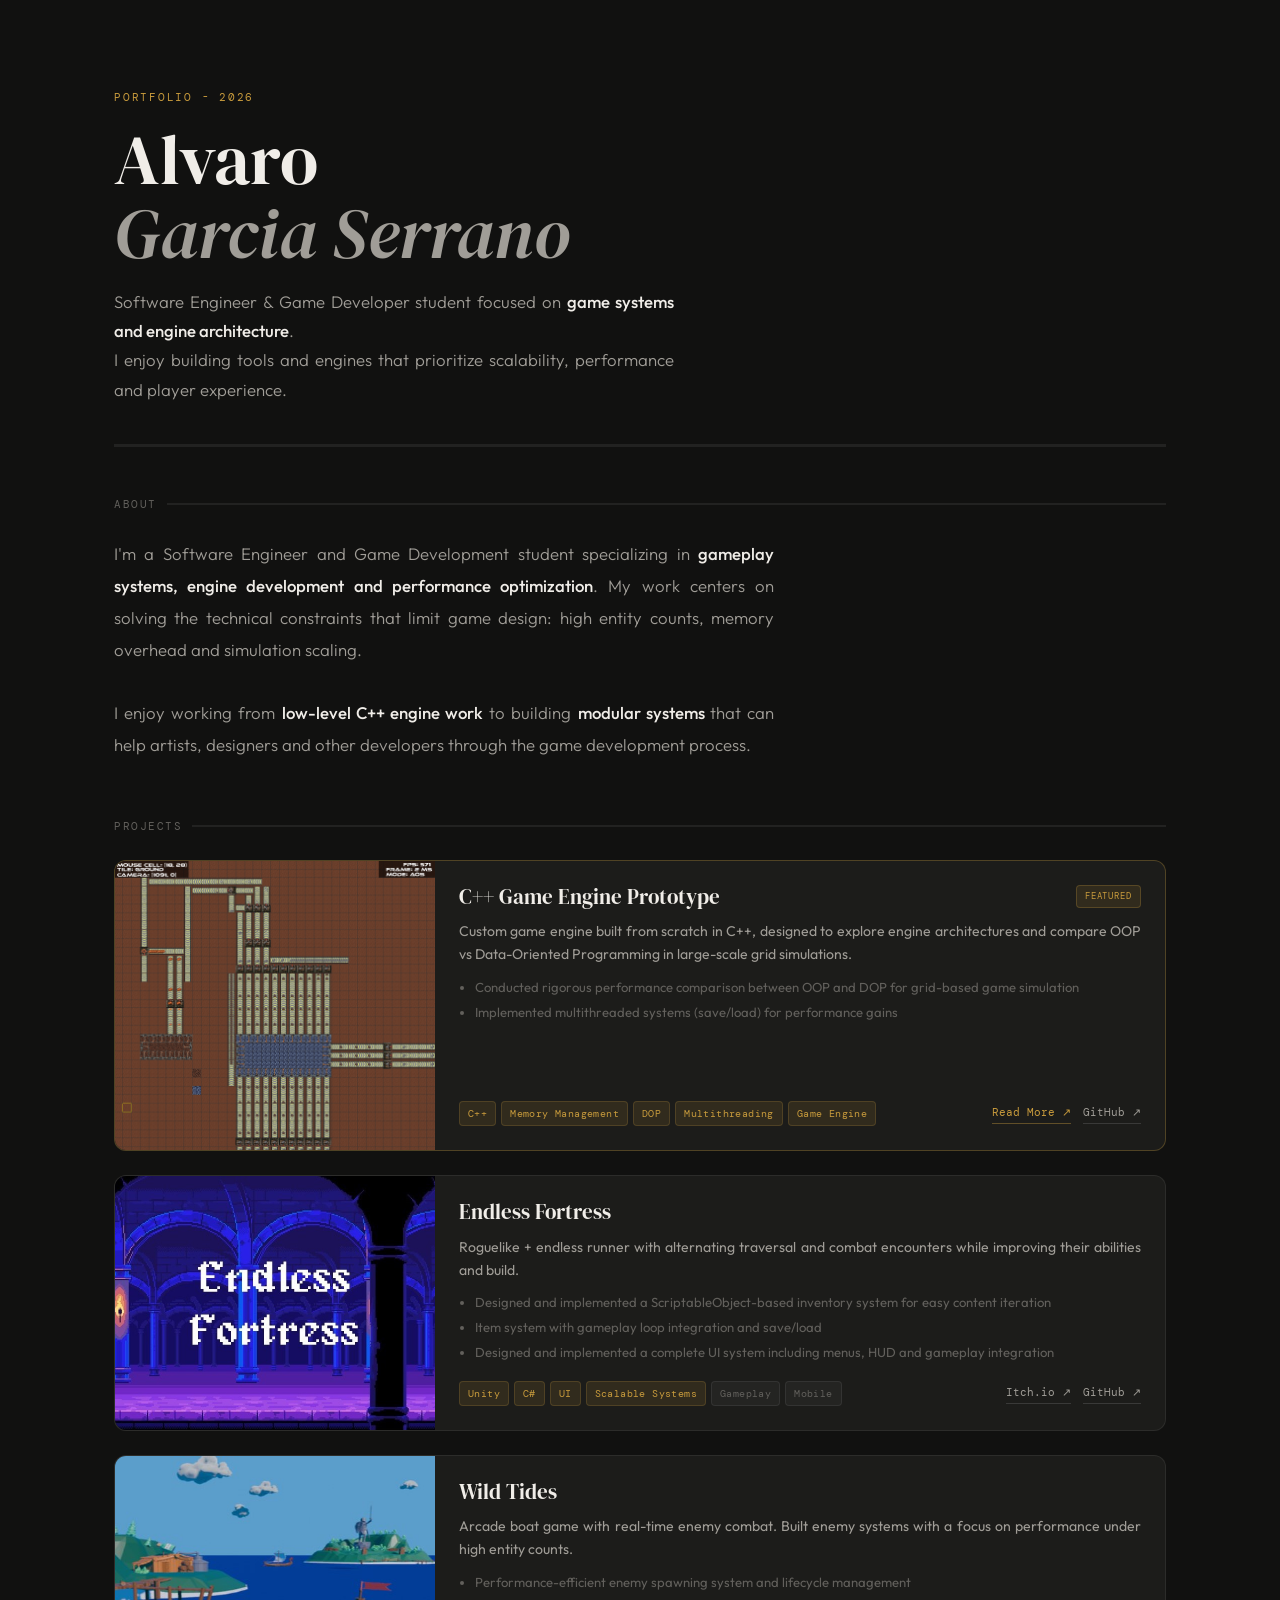
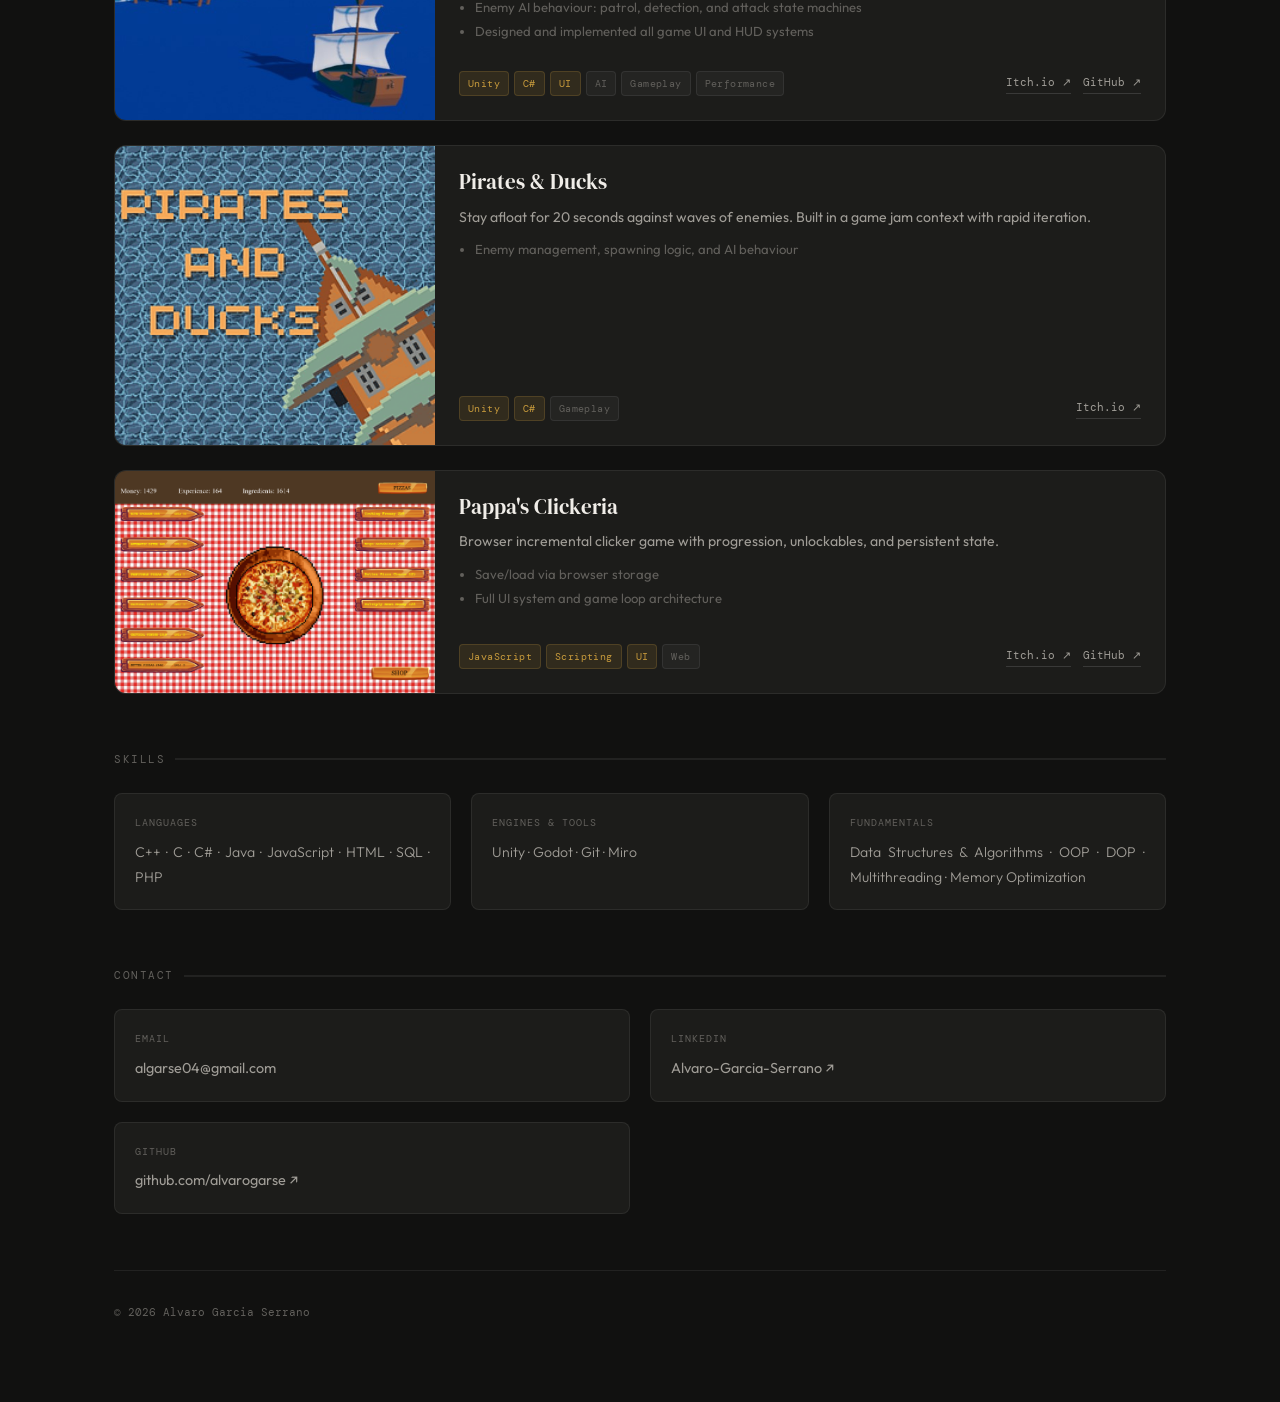
<file: index.html>
<!DOCTYPE html>
<html lang="en">
<head>
  <meta charset="UTF-8">
  <meta name="viewport" content="width=device-width, initial-scale=1.0">
  <title>Alvaro Garcia Serrano - Portfolio</title>
  <link rel="preconnect" href="https://fonts.googleapis.com">
  <link rel="preconnect" href="https://fonts.gstatic.com" crossorigin>
  <link href="https://fonts.googleapis.com/css2?family=DM+Serif+Display:ital@0;1&family=DM+Mono:wght@400;500&family=Outfit:wght@300;400;500;600&display=swap" rel="stylesheet">
  <link rel="stylesheet" href="styles.css">
  <!-- Google tag (gtag.js) -->
  <script async src="https://www.googletagmanager.com/gtag/js?id=G-FG0C56XQZS"></script>
  <script>
    window.dataLayer = window.dataLayer || [];
    function gtag(){dataLayer.push(arguments);}
    gtag('js', new Date());
  
    gtag('config', 'G-FG0C56XQZS');
  </script>
  </head>
  <body>

<div class="portfolio">

  <header class="hero">
    <p class="hero-eyebrow">Portfolio - 2026</p>
    <h1 class="hero-name">Alvaro<br><em>Garcia Serrano</em></h1>
    <p class="hero-tagline">
      Software Engineer & Game Developer student focused on <strong>game systems and engine architecture</strong>.<br>
      I enjoy building tools and engines that prioritize scalability, performance and player experience.
    </p>
  </header>

  <section>
    <p class="section-label">About</p>
    <p class="about-text">
      I'm a Software Engineer and Game Development student specializing in
      <strong>gameplay systems, engine development and performance optimization</strong>.
      My work centers on solving the technical constraints that limit game design: 
      high entity counts, memory overhead and simulation scaling.<br><br>
      
      I enjoy working from <strong>low-level C++ engine work</strong> to building
      <strong>modular systems </strong> that can help artists, 
      designers and other developers through the game development process.
    </p>
  </section>

  <section>
    <p class="section-label">Projects</p>
    <div class="projects-list">
      <div class="project-card featured">
        <img src="GameEngine.png" alt="C++ Game Engine" class="project-img">
        <div class="project-body">
          <div class="project-header">
            <h3 class="project-title">C++ Game Engine Prototype</h3>
            <span class="featured-badge">Featured</span>
          </div>
          <p class="project-desc">Custom game engine built from scratch in C++, designed to explore engine architectures and compare OOP vs Data-Oriented Programming in large-scale grid simulations.</p>
          <ul class="project-did">
            <!-- <li>Designed modular engine architecture with manual memory management and custom allocators</li> -->
            <li>Conducted rigorous performance comparison between OOP and DOP for grid-based game simulation</li>
            <li>Implemented multithreaded systems (save/load) for performance gains</li>
          </ul>
          <div class="project-footer">
            <div class="tags">
              <span class="tag highlight">C++</span>
              <span class="tag highlight">Memory Management</span>
              <span class="tag highlight">DOP</span>
              <span class="tag highlight">Multithreading</span>
              <span class="tag highlight">Game Engine</span>
            </div>
            <div class="project-links">
              <a href="engine_prot.html" class="project-link-featured">Read More ↗</a>
              <a href="https://github.com/AlvaroGarSe/GameEngine_Prototype" target="_blank">GitHub ↗</a>
            </div>
          </div>
        </div>
      </div>

      <div class="project-card">
        <img src="EndlessFortress.jpg" alt="Endless Fortress" class="project-img">
        <div class="project-body">
          <div class="project-header">
            <h3 class="project-title">Endless Fortress</h3>
          </div>
          <p class="project-desc">Roguelike + endless runner with alternating traversal and combat encounters while improving their abilities and build.</p>
          <ul class="project-did">
            <li>Designed and implemented a ScriptableObject-based inventory system for easy content iteration</li>
            <li>Item system with gameplay loop integration and save/load</li>
            <li>Designed and implemented a complete UI system including menus, HUD and gameplay integration</li>
          </ul>
          <div class="project-footer">
            <div class="tags">
              <span class="tag highlight">Unity</span>
              <span class="tag highlight">C#</span>
              <span class="tag highlight">UI</span>
              <span class="tag highlight">Scalable Systems</span>
              <span class="tag">Gameplay</span>
              <span class="tag">Mobile</span>
            </div>
            <div class="project-links">
              <a href="https://shadowwizard-moneygang.itch.io/endless-fortress" target="_blank">Itch.io ↗</a>
              <a href="https://github.com/Urkelele/EndlessFortress" target="_blank">GitHub ↗</a>
            </div>
          </div>
        </div>
      </div>

      <div class="project-card">
        <img src="WildTidesIMG.jpg" alt="Wild Tides" class="project-img">
        <div class="project-body">
          <div class="project-header">
            <h3 class="project-title">Wild Tides</h3>
          </div>
          <p class="project-desc">Arcade boat game with real-time enemy combat. Built enemy systems with a focus on performance under high entity counts.</p>
          <ul class="project-did">
            <li>Performance-efficient enemy spawning system and lifecycle management</li>
            <li>Enemy AI behaviour: patrol, detection, and attack state machines</li>
            <li>Designed and implemented all game UI and HUD systems</li>
          </ul>
          <div class="project-footer">
            <div class="tags">
              <span class="tag highlight">Unity</span>
              <span class="tag highlight">C#</span>
              <span class="tag highlight">UI</span>
              <span class="tag">AI</span>
              <span class="tag">Gameplay</span>
              <span class="tag">Performance</span>
            </div>
            <div class="project-links">
              <a href="https://shadowwizard-moneygang.itch.io/wild-tides" target="_blank">Itch.io ↗</a>
              <a href="https://github.com/eduardoVillar04/WildTides" target="_blank">GitHub ↗</a>
            </div>
          </div>
        </div>
      </div>

      <div class="project-card">
        <img src="PiratesAndDucks.png" alt="Pirates and Ducks" class="project-img">
        <div class="project-body">
          <div class="project-header">
            <h3 class="project-title">Pirates & Ducks</h3>
          </div>
          <p class="project-desc">Stay afloat for 20 seconds against waves of enemies. Built in a game jam context with rapid iteration.</p>
          <ul class="project-did">
            <li>Enemy management, spawning logic, and AI behaviour</li>
          </ul>
          <div class="project-footer">
            <div class="tags">
              <span class="tag highlight">Unity</span>
              <span class="tag highlight">C#</span>
              <span class="tag">Gameplay</span>
            </div>
            <div class="project-links">
              <a href="https://evillar.itch.io/pirates-and-ducks" target="_blank">Itch.io ↗</a>
            </div>
          </div>
        </div>
      </div>

      <div class="project-card">
        <img src="PappasClickeria.png" alt="Pappas Clickeria" class="project-img">
        <div class="project-body">
          <div class="project-header">
            <h3 class="project-title">Pappa's Clickeria</h3>
          </div>
          <p class="project-desc">Browser incremental clicker game with progression, unlockables, and persistent state.</p>
          <ul class="project-did">
            <li>Save/load via browser storage</li>
            <li>Full UI system and game loop architecture</li>
          </ul>
          <div class="project-footer">  
            <div class="tags">
              <span class="tag highlight">JavaScript</span>
              <span class="tag highlight">Scripting</span>
              <span class="tag highlight">UI</span>
              <span class="tag">Web</span>
            </div>
            <div class="project-links">
              <a href="https://shadowwizard-moneygang.itch.io/papas-clickeria" target="_blank">Itch.io ↗</a>
              <a href="https://github.com/eduardoVillar04/PapasClickeria_Web2025" target="_blank">GitHub ↗</a>
            </div>
          </div>
        </div>
      </div>

    </div>
  </section>

  <section>
    <p class="section-label">Skills</p>
    <div class="skills-cols">
      <div class="skill-block">
        <p class="skill-block-label">Languages</p>
        <p class="skill-block-content">C++ · C · C# · Java · JavaScript · HTML · SQL · PHP</p>
      </div>
      <div class="skill-block">
        <p class="skill-block-label">Engines & Tools</p>
        <p class="skill-block-content">Unity · Godot · Git · Miro</p>
      </div>
      <div class="skill-block">
        <p class="skill-block-label">Fundamentals</p>
        <p class="skill-block-content">Data Structures & Algorithms · OOP · DOP · Multithreading · Memory Optimization</p>
      </div>
    </div>
  </section>

  <section>
    <p class="section-label">Contact</p>
    <div class="contact-grid">
      <div class="contact-item">
        <p class="contact-item-label">Email</p>
        <a href="mailto:algarse04@gmail.com">algarse04@gmail.com</a>
      </div>
      <div class="contact-item">
        <p class="contact-item-label">LinkedIn</p>
        <a href="https://www.linkedin.com/in/alvaro-garcia-serrano-8729a32b5/" target="_blank">Alvaro-Garcia-Serrano ↗</a>
      </div>
      <div class="contact-item">
        <p class="contact-item-label">GitHub</p>
        <a href="https://github.com/alvarogarse" target="_blank">github.com/alvarogarse ↗</a>
      </div>
    </div>
  </section>

  <footer>© 2026 Alvaro Garcia Serrano</footer>

</div>

</body>
</html>
</file>
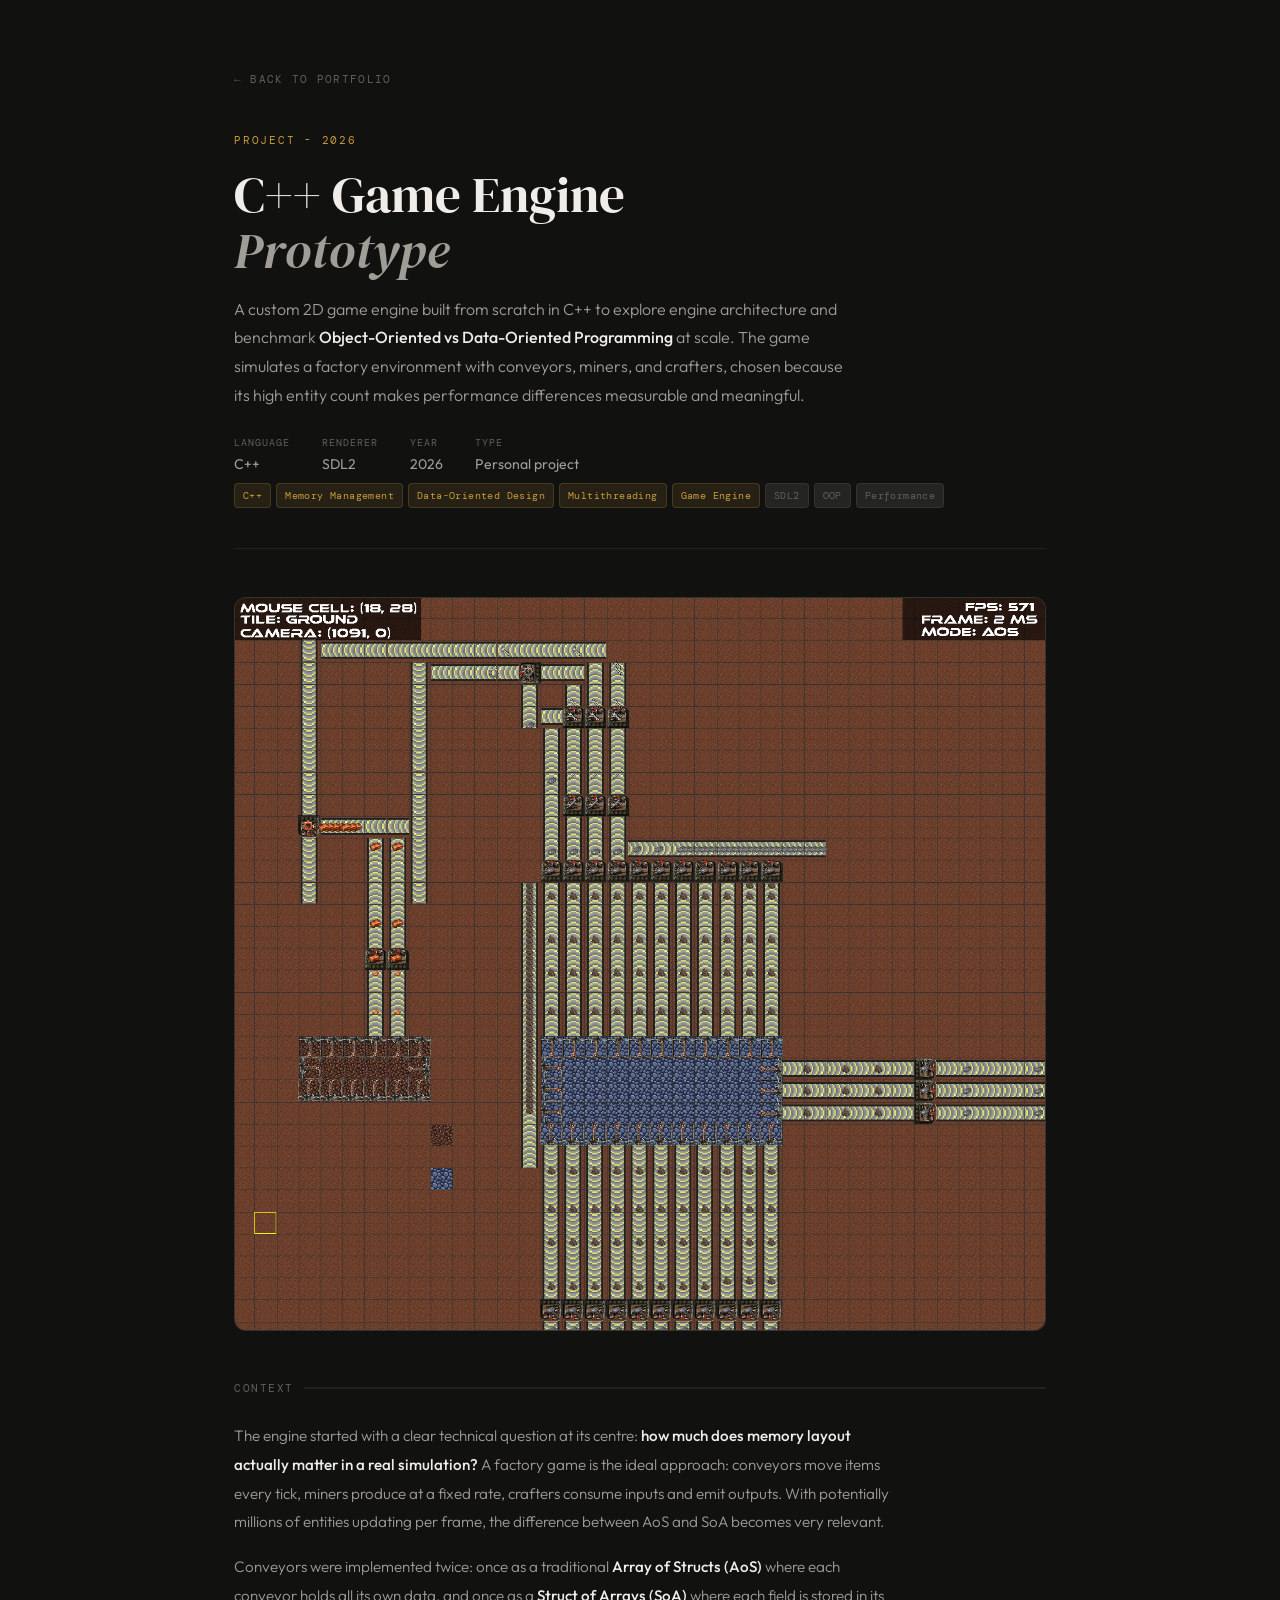
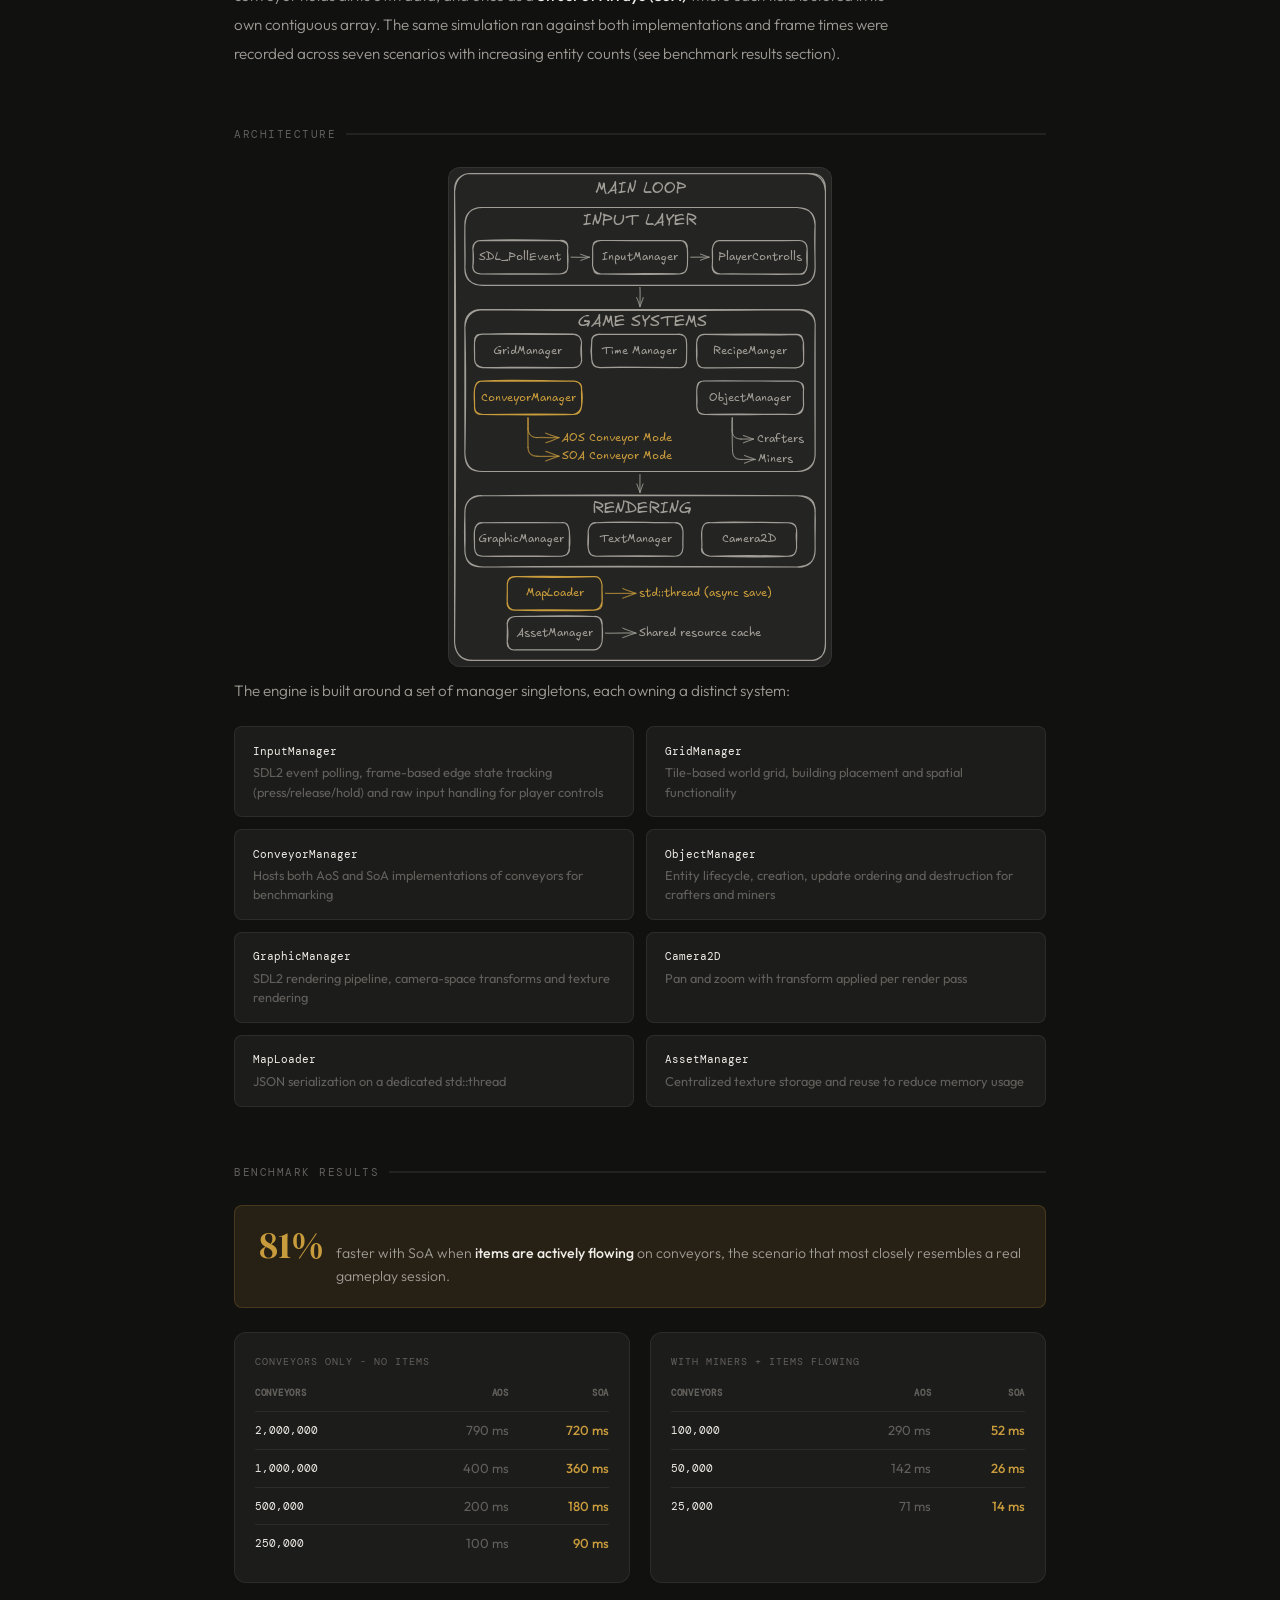
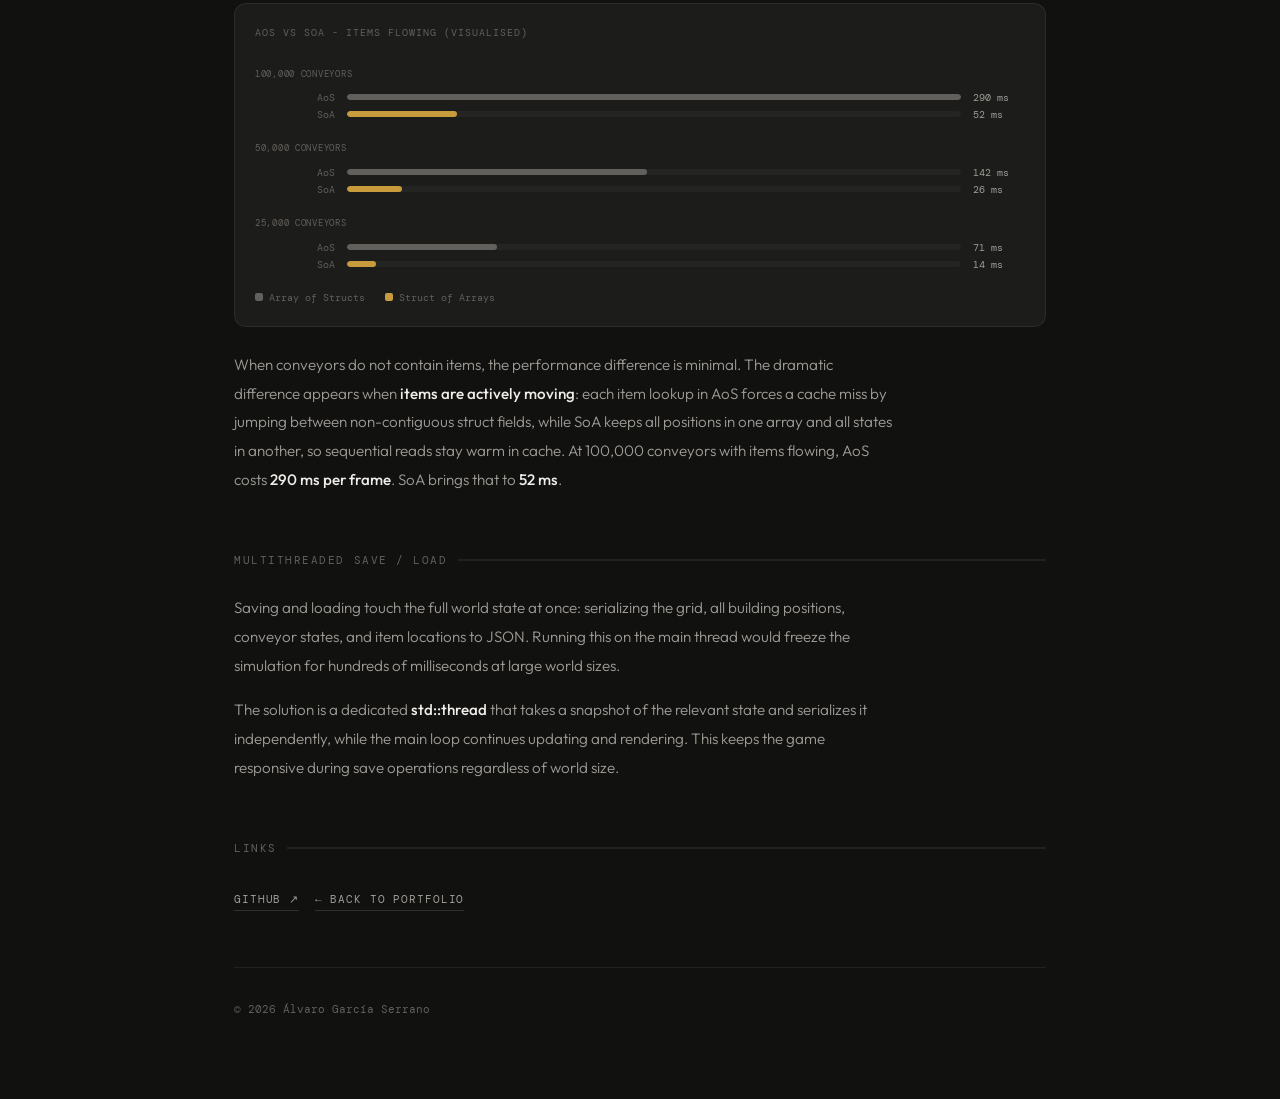
<file: engine_prot.html>
<!DOCTYPE html>
<html lang="en">
<head>
  <meta charset="UTF-8">
  <meta name="viewport" content="width=device-width, initial-scale=1.0">
  <title>C++ Game Engine Prototype - Álvaro García Serrano</title>
  <link rel="preconnect" href="https://fonts.googleapis.com">
  <link rel="preconnect" href="https://fonts.gstatic.com" crossorigin>
  <link href="https://fonts.googleapis.com/css2?family=DM+Serif+Display:ital@0;1&family=DM+Mono:wght@400;500&family=Outfit:wght@300;400;500;600&display=swap" rel="stylesheet">
  <link rel="stylesheet" href="styles.css">
</head>
<body>
<div class="page">

  <nav class="nav-back">
    <a href="index.html">← Back to portfolio</a>
  </nav>

  <header class="project-hero">
    <p class="project-eyebrow">Project - 2026</p>
    <h1>C++ Game Engine<br><em>Prototype</em></h1>
    <p class="project-summary">
      A custom 2D game engine built from scratch in C++ to explore engine architecture and benchmark
      <strong>Object-Oriented vs Data-Oriented Programming</strong> at scale.
      The game simulates a factory environment with conveyors, miners, and crafters,
      chosen because its high entity count makes performance differences measurable and meaningful.
    </p>
    <div class="hero-meta">
      <div class="meta-item">
        <span class="meta-label">Language</span>
        <span class="meta-value">C++</span>
      </div>
      <div class="meta-item">
        <span class="meta-label">Renderer</span>
        <span class="meta-value">SDL2</span>
      </div>
      <div class="meta-item">
        <span class="meta-label">Year</span>
        <span class="meta-value">2026</span>
      </div>
      <div class="meta-item">
        <span class="meta-label">Type</span>
        <span class="meta-value">Personal project</span>
      </div>
    </div>
    <div class="tags">
      <span class="tag highlight">C++</span>
      <span class="tag highlight">Memory Management</span>
      <span class="tag highlight">Data-Oriented Design</span>
      <span class="tag highlight">Multithreading</span>
      <span class="tag highlight">Game Engine</span>
      <span class="tag">SDL2</span>
      <span class="tag">OOP</span>
      <span class="tag">Performance</span>
    </div>
  </header>

  <img src="GameEngine.png" alt="C++ Game Engine running a factory simulation" class="project-image">

  <!-- CONTEXT -->
  <section class="section">
    <p class="section-label">Context</p>
    <p class="body-text">
      The engine started with a clear technical question at its centre:
      <strong>how much does memory layout actually matter in a real simulation?</strong>
      A factory game is the ideal approach: conveyors move items every tick, miners produce at a fixed rate,
      crafters consume inputs and emit outputs. With potentially millions of entities updating per frame,
      the difference between AoS and SoA becomes very relevant.
    </p>
    <p class="body-text" style="margin-top:1rem;">
      Conveyors were implemented twice: once as a traditional
      <strong>Array of Structs (AoS)</strong> where each conveyor holds all its own data,
      and once as a <strong>Struct of Arrays (SoA)</strong> where each field is stored in its own
      contiguous array. The same simulation ran against both implementations and frame times were
      recorded across seven scenarios with increasing entity counts (see benchmark results section).
    </p>
  </section>

  <!-- ARCHITECTURE -->
  <section class="section">
    <p class="section-label">Architecture</p>
    <div class="arch-img-wrapper">
      <img src="GameEngineArchitecture.svg" alt="C++ Game Engine running a factory simulation" class="arch-img" style="height: 500px;">
    </div>
    <p class="body-text" style="margin-bottom:1.25rem;">
      The engine is built around a set of manager singletons, each owning a distinct system:
    </p>
    <div class="systems-grid">
      <div class="system-item">
        <p class="system-name">InputManager</p>
        <p class="system-desc">SDL2 event polling, frame-based edge state tracking (press/release/hold) and raw input handling for player controls</p>
      </div>
      <div class="system-item">
        <p class="system-name">GridManager</p>
        <p class="system-desc">Tile-based world grid, building placement and spatial functionality</p>
      </div>
      <div class="system-item">
        <p class="system-name">ConveyorManager</p>
        <p class="system-desc">Hosts both AoS and SoA implementations of conveyors for benchmarking</p>
      </div>
      <div class="system-item">
        <p class="system-name">ObjectManager</p>
        <p class="system-desc">Entity lifecycle, creation, update ordering and destruction for crafters and miners</p>
      </div>
      <div class="system-item">
        <p class="system-name">GraphicManager</p>
        <p class="system-desc">SDL2 rendering pipeline, camera-space transforms and texture rendering</p>
      </div>
      <div class="system-item">
        <p class="system-name">Camera2D</p>
        <p class="system-desc">Pan and zoom with transform applied per render pass</p>
      </div>
      <div class="system-item">
        <p class="system-name">MapLoader</p>
        <p class="system-desc">JSON serialization on a dedicated std::thread</p>
      </div>
      <div class="system-item">
        <p class="system-name">AssetManager</p>
        <p class="system-desc">Centralized texture storage and reuse to reduce memory usage</p>
      </div>
      
    </div>
  </section>

  <!-- BENCHMARKS -->
  <section class="section">
    <p class="section-label">Benchmark results</p>

    <div class="stat-highlight">
      <span class="stat-number">81%</span>
      <span class="stat-desc">
        faster with SoA when <strong>items are actively flowing</strong> on conveyors,
        the scenario that most closely resembles a real gameplay session.
      </span>
    </div>

    <div class="benchmark-grid">
      <div class="bench-card">
        <p class="bench-card-title">Conveyors only - no items</p>
        <table class="bench-table">
          <thead>
            <tr><th>Conveyors</th><th>AoS</th><th>SoA</th></tr>
          </thead>
          <tbody>
            <tr><td class="entity">2,000,000</td><td class="aos">790 ms</td><td class="soa">720 ms</td></tr>
            <tr><td class="entity">1,000,000</td><td class="aos">400 ms</td><td class="soa">360 ms</td></tr>
            <tr><td class="entity">500,000</td><td class="aos">200 ms</td><td class="soa">180 ms</td></tr>
            <tr><td class="entity">250,000</td><td class="aos">100 ms</td><td class="soa">90 ms</td></tr>
          </tbody>
        </table>
      </div>
      <div class="bench-card">
        <p class="bench-card-title">With miners + items flowing</p>
        <table class="bench-table">
          <thead>
            <tr><th>Conveyors</th><th>AoS</th><th>SoA</th></tr>
          </thead>
          <tbody>
            <tr><td class="entity">100,000</td><td class="aos">290 ms</td><td class="soa">52 ms</td></tr>
            <tr><td class="entity">50,000</td><td class="aos">142 ms</td><td class="soa">26 ms</td></tr>
            <tr><td class="entity">25,000</td><td class="aos">71 ms</td><td class="soa">14 ms</td></tr>
          </tbody>
        </table>
      </div>
    </div>

    <div class="bench-card" style="margin-bottom:1.5rem;">
      <p class="bench-card-title">AoS vs SoA - items flowing (visualised)</p>
      <div class="bar-chart">
        <div class="bar-group">
          <p class="bar-group-label">100,000 conveyors</p>
          <div class="bar-row">
            <span class="bar-label">AoS</span>
            <div class="bar-track" aria-hidden="true"><div class="bar-fill aos" style="width:100%"></div></div>
            <span class="bar-value">290 ms</span>
          </div>
          <div class="bar-row">
            <span class="bar-label">SoA</span>
            <div class="bar-track" aria-hidden="true"><div class="bar-fill soa" style="width:17.9%"></div></div>
            <span class="bar-value">52 ms</span>
          </div>
        </div>
        <div class="bar-group">
          <p class="bar-group-label">50,000 conveyors</p>
          <div class="bar-row">
            <span class="bar-label">AoS</span>
            <div class="bar-track" aria-hidden="true"><div class="bar-fill aos" style="width:48.9%"></div></div>
            <span class="bar-value">142 ms</span>
          </div>
          <div class="bar-row">
            <span class="bar-label">SoA</span>
            <div class="bar-track" aria-hidden="true"><div class="bar-fill soa" style="width:8.9%"></div></div>
            <span class="bar-value">26 ms</span>
          </div>
        </div>
        <div class="bar-group">
          <p class="bar-group-label">25,000 conveyors</p>
          <div class="bar-row">
            <span class="bar-label">AoS</span>
            <div class="bar-track" aria-hidden="true"><div class="bar-fill aos" style="width:24.4%"></div></div>
            <span class="bar-value">71 ms</span>
          </div>
          <div class="bar-row">
            <span class="bar-label">SoA</span>
            <div class="bar-track" aria-hidden="true"><div class="bar-fill soa" style="width:4.8%"></div></div>
            <span class="bar-value">14 ms</span>
          </div>
        </div>
      </div>
      <div class="chart-legend">
        <div class="legend-item"><span class="legend-dot aos"></span>Array of Structs</div>
        <div class="legend-item"><span class="legend-dot soa"></span>Struct of Arrays</div>
      </div>
    </div>

    <p class="body-text">
      When conveyors do not contain items, the performance difference is minimal.
      The dramatic difference appears when <strong>items are actively moving</strong>:
      each item lookup in AoS forces a cache miss by jumping between non-contiguous struct fields,
      while SoA keeps all positions in one array and all states in another,
      so sequential reads stay warm in cache. At 100,000 conveyors with items flowing,
      AoS costs <strong>290 ms per frame</strong>. SoA brings that to <strong>52 ms</strong>.
    </p>
  </section>

  <!-- MULTITHREADING -->
  <section class="section">
    <p class="section-label">Multithreaded save / load</p>
    <p class="body-text">
      Saving and loading touch the full world state at once: serializing the grid, all building positions,
      conveyor states, and item locations to JSON. Running this on the main thread would freeze
      the simulation for hundreds of milliseconds at large world sizes.
    </p>
    <p class="body-text" style="margin-top:1rem;">
      The solution is a dedicated <strong>std::thread</strong> that takes a snapshot of the relevant state
      and serializes it independently, while the main loop continues updating and rendering.
      This keeps the game responsive during save operations regardless of world size.
    </p>
  </section>

  <!-- LINKS -->
  <section class="section">
    <p class="section-label">Links</p>
    <div class="cta-row">
      <a class="cta-link" href="https://github.com/AlvaroGarSe/GameEngine_Prototype" target="_blank">GitHub ↗</a>
      <a class="cta-link" href="index.html">← Back to portfolio</a>
    </div>
  </section>

  <footer>© 2026 Álvaro García Serrano</footer>

</div>
</body>
</html>
</file>
<file: styles.css>
*, *::before, *::after { box-sizing: border-box; margin: 0; padding: 0; }

    :root {
      --bg-page:       #111110;
      --bg-surface:    #1c1c1a;
      --bg-subtle:     #242422;
      --text-primary:  #f0ede8;
      --text-secondary:#a09d97;
      --text-tertiary: #62605c;
      --border-faint:  rgba(255,255,255,0.07);
      --border-mid:    rgba(255,255,255,0.13);
      --border-strong: rgba(255,255,255,0.22);
      --accent:        #c89b3c;
      --accent-dim:    rgba(200,155,60,0.12);
      --radius-md:     8px;
      --radius-lg:     12px;
    }

    body {
      font-family: 'Outfit', sans-serif;
      background: var(--bg-page);
      color: var(--text-primary);
      line-height: 1.7;
      min-height: 100vh;
    }

    .portfolio {
      max-width: 1100px;
      margin: 0 auto;
      padding: 2rem 1.5rem 5rem;
      text-align: justify;
    }

    /* HERO */
    header.hero {
      padding: 3.5rem 0 2.5rem;
      border-bottom: 3.5px solid var(--border-faint);
      margin-bottom: 3rem;
    }
    .hero-eyebrow {
      font-family: 'DM Mono', monospace;
      font-size: 11px;
      letter-spacing: 0.16em;
      text-transform: uppercase;
      color: var(--accent);
      margin-bottom: 1rem;
    }
    .hero-name {
      font-family: 'DM Serif Display', serif;
      font-size: clamp(2.6rem, 7vw, 4.4rem);
      font-weight: 400;
      line-height: 1.05;
      margin-bottom: 1rem;
      color: var(--text-primary);
    }
    .hero-name em {
      font-style: italic;
      color: var(--text-secondary);
    }
    .hero-tagline {
      font-size: 1.05rem;
      color: var(--text-secondary);
      font-weight: 300;
      max-width: 560px;
      line-height: 1.75;
    }
    .hero-tagline strong {
      font-weight: 500;
      color: var(--text-primary);
    }

    /* SECTION LABEL */
    section { margin-bottom: 3.5rem; }
    .section-label {
      font-family: 'DM Mono', monospace;
      font-size: 11px;
      letter-spacing: 0.14em;
      text-transform: uppercase;
      color: var(--text-tertiary);
      margin-bottom: 1.5rem;
      display: flex;
      align-items: center;
      gap: 10px;
    }
    .section-label::after {
      content: '';
      flex: 1;
      height: 2px;
      background: var(--border-faint);
    }

    /*  ABOUT */
    .about-text {
      font-size: 1.05rem;
      color: var(--text-secondary);
      max-width: 660px;
      font-weight: 300;
      line-height: 1.9;
    }
    .about-text strong {
      color: var(--text-primary);
      font-weight: 500;
    }

    /* PROJECTS WITH IMAGES */
    .projects-list {
      display: flex;
      flex-direction: column;
      gap: 1.5rem;
    }

    .project-card {
      background: var(--bg-surface);
      border: 0.5px solid var(--border-faint);
      border-radius: var(--radius-lg);
      overflow: hidden;
      display: grid;
      grid-template-columns: 320px 1fr;
      transition: border-color 0.2s;
    }
    .project-card:hover { border-color: var(--border-mid); }

    .project-card.featured {
      border-color: rgba(200,155,60,0.3);
    }
    .project-card.featured:hover {
      border-color: rgba(200,155,60,0.55);
    }

    @media (max-width: 640px) {
      .project-card { grid-template-columns: 1fr; }
    }

    .project-img {
      width: 100%;
      height: 100%;
      min-height: 130px;
      object-fit: cover;
      display: block;
      background: var(--bg-subtle);
    }
    .arch-img-wrapper{
      display: flex;
      justify-content: center;
      padding-bottom: 10px;
    }

    .arch-img {
      width: auto;
      max-width: 100%;
      height: auto;
      display: block;
      background: var(--bg-subtle);
      border-radius: var(--radius-lg);
      border: 0.5px solid var(--border-faint);
    }

    .project-img-placeholder {
      width: 100%;
      min-height: 180px;
      background: var(--bg-subtle);
      display: flex;
      align-items: center;
      justify-content: center;
    }
    .project-img-placeholder span {
      font-family: 'DM Mono', monospace;
      font-size: 10px;
      color: var(--text-tertiary);
      letter-spacing: 0.08em;
    }

    .project-body {
      padding: 1.5rem;
      display: flex;
      flex-direction: column;
      gap: 0.65rem;
    }

    .project-header {
      display: flex;
      align-items: flex-start;
      justify-content: space-between;
      gap: 1rem;
    }

    .featured-badge {
      font-family: 'DM Mono', monospace;
      font-size: 9px;
      letter-spacing: 0.1em;
      text-transform: uppercase;
      color: var(--accent);
      background: var(--accent-dim);
      border: 0.5px solid rgba(200,155,60,0.25);
      padding: 3px 8px;
      border-radius: 4px;
      white-space: nowrap;
      flex-shrink: 0;
    }

    .project-title {
      font-family: 'DM Serif Display', serif;
      font-size: 1.3rem;
      font-weight: 400;
      line-height: 1.2;
      color: var(--text-primary);
    }
    .project-desc {
      font-size: 0.88rem;
      color: var(--text-secondary);
      line-height: 1.65;
    }
    .project-did {
      font-size: 0.82rem;
      color: var(--text-tertiary);
      line-height: 1.65;
      padding-left: 1rem;
      flex: 1;
    }
    .project-did li { margin-bottom: 3px; }

    .project-footer {
      display: flex;
      align-items: center;
      justify-content: space-between;
      flex-wrap: wrap;
      gap: 0.75rem;
      padding-top: 0.25rem;
    }

    .tags {
      display: flex;
      flex-wrap: wrap;
      gap: 5px;
    }
    .tag {
      font-family: 'DM Mono', monospace;
      font-size: 10px;
      letter-spacing: 0.04em;
      padding: 3px 8px;
      border-radius: 4px;
      background: var(--bg-subtle);
      color: var(--text-tertiary);
      border: 0.5px solid var(--border-faint);
    }
    .tag.highlight {
      color: var(--accent);
      background: var(--accent-dim);
      border-color: rgba(200,155,60,0.2);
    }

    .project-links {
      display: flex;
      gap: 12px;
    }
    .project-links a {
      font-family: 'DM Mono', monospace;
      font-size: 11px;
      color: var(--text-secondary);
      text-decoration: none;
      border-bottom: 0.5px solid var(--border-mid);
      padding-bottom: 1px;
      transition: color 0.15s, border-color 0.15s;
    }
    .project-links a:hover {
      color: var(--text-primary);
      border-color: var(--border-strong);
    }

    .project-links a.project-link-featured {
      font-family: 'DM Mono', monospace;
      font-size: 11px;
      color: var(--accent);
      text-decoration: none;
      border-bottom: 0.5px solid rgba(200,155,60,0.4);
      padding-bottom: 1px;
      transition: color 0.15s, border-color 0.15s;
    }
    .project-links a.project-link-featured:hover {
      border-color: var(--accent);
    }

    /* SKILLS */
    .skills-cols {
      display: grid;
      grid-template-columns: 1fr 1fr 1fr;
      gap: 1.25rem;
    }
    @media (max-width: 600px) { .skills-cols { grid-template-columns: 1fr; } }

    .skill-block {
      background: var(--bg-surface);
      border: 0.5px solid var(--border-faint);
      border-radius: var(--radius-md);
      padding: 1.25rem;
    }
    .skill-block-label {
      font-family: 'DM Mono', monospace;
      font-size: 10px;
      letter-spacing: 0.1em;
      text-transform: uppercase;
      color: var(--text-tertiary);
      margin-bottom: 0.6rem;
    }
    .skill-block-content {
      font-size: 0.88rem;
      color: var(--text-secondary);
      line-height: 1.75;
      font-weight: 300;
    }

    /* CONTACT */
    .contact-grid {
      display: grid;
      grid-template-columns: 1fr 1fr;
      gap: 1.25rem;
    }
    @media (max-width: 600px) { .contact-grid { grid-template-columns: 1fr; } }

    .contact-item {
      background: var(--bg-surface);
      border: 0.5px solid var(--border-faint);
      border-radius: var(--radius-md);
      padding: 1.25rem;
    }
    .contact-item-label {
      font-family: 'DM Mono', monospace;
      font-size: 10px;
      letter-spacing: 0.1em;
      text-transform: uppercase;
      color: var(--text-tertiary);
      margin-bottom: 0.4rem;
    }
    .contact-item a {
      font-size: 0.9rem;
      color: var(--text-secondary);
      text-decoration: none;
      word-break: break-all;
      transition: color 0.15s;
    }
    .contact-item a:hover { color: var(--text-primary); }

    /* FOOTER */
    footer {
      font-family: 'DM Mono', monospace;
      font-size: 11px;
      color: var(--text-tertiary);
      padding-top: 2rem;
      border-top: 0.5px solid var(--border-faint);
    }

    .page {
      max-width: 860px;
      margin: 0 auto;
      padding: 2rem 1.5rem 5rem;
    }

    .nav-back { padding: 2rem 0 0; margin-bottom: 2.5rem; }
    .nav-back a {
      font-family: 'DM Mono', monospace;
      font-size: 11px;
      letter-spacing: 0.12em;
      text-transform: uppercase;
      color: var(--text-tertiary);
      text-decoration: none;
      transition: color 0.15s;
    }
    .nav-back a:hover { color: var(--text-secondary); }

    .project-hero {
      padding-bottom: 2.5rem;
      border-bottom: 0.5px solid var(--border-faint);
      margin-bottom: 3rem;
    }
    .project-eyebrow {
      font-family: 'DM Mono', monospace;
      font-size: 11px;
      letter-spacing: 0.16em;
      text-transform: uppercase;
      color: var(--accent);
      margin-bottom: 1rem;
    }
    .project-hero h1 {
      font-family: 'DM Serif Display', serif;
      font-size: clamp(2rem, 6vw, 3.2rem);
      font-weight: 400;
      line-height: 1.1;
      margin-bottom: 1rem;
    }
    .project-hero h1 em { font-style: italic; color: var(--text-secondary); }
    .project-summary {
      font-size: 1rem;
      color: var(--text-secondary);
      font-weight: 300;
      max-width: 620px;
      line-height: 1.8;
      margin-bottom: 1.5rem;
    }
    .project-summary strong { color: var(--text-primary); font-weight: 500; }

    .hero-meta { display: flex; gap: 2rem; flex-wrap: wrap; padding-bottom: 6px;}
    .meta-item { display: flex; flex-direction: column; gap: 2px; }
    .meta-label {
      font-family: 'DM Mono', monospace;
      font-size: 10px;
      letter-spacing: 0.1em;
      text-transform: uppercase;
      color: var(--text-tertiary);
    }
    .meta-value { font-size: 0.88rem; color: var(--text-secondary); }


    .body-text {
      font-size: 0.95rem;
      color: var(--text-secondary);
      font-weight: 300;
      line-height: 1.9;
      max-width: 660px;
    }
    .body-text strong { color: var(--text-primary); font-weight: 500; }
    .body-text + .body-text { margin-top: 1rem; }

    .project-image {
      width: 100%;
      border-radius: var(--radius-lg);
      border: 0.5px solid var(--border-faint);
      display: block;
      margin-bottom: 3rem;
      background: var(--bg-subtle);
    }

    .diagram-placeholder {
      width: 100%;
      min-height: 280px;
      background: var(--bg-surface);
      border: 0.5px dashed var(--border-mid);
      border-radius: var(--radius-lg);
      display: flex;
      flex-direction: column;
      align-items: center;
      justify-content: center;
      gap: 0.5rem;
      margin-bottom: 1.25rem;
    }
    .diagram-placeholder .ph-label {
      font-family: 'DM Mono', monospace;
      font-size: 11px;
      letter-spacing: 0.1em;
      text-transform: uppercase;
      color: var(--text-tertiary);
    }
    .diagram-placeholder .ph-sub {
      font-size: 0.82rem;
      color: var(--text-tertiary);
      opacity: 0.55;
    }

    .systems-grid {
      display: grid;
      grid-template-columns: 1fr 1fr;
      gap: 0.75rem;
    }
    @media (max-width: 500px) { .systems-grid { grid-template-columns: 1fr; } }

    .system-item {
      background: var(--bg-surface);
      border: 0.5px solid var(--border-faint);
      border-radius: var(--radius-md);
      padding: 0.9rem 1.1rem;
    }
    .system-name {
      font-family: 'DM Mono', monospace;
      font-size: 11px;
      color: var(--text-primary);
      margin-bottom: 3px;
    }
    .system-desc { font-size: 0.8rem; color: var(--text-tertiary); line-height: 1.5; }

    .stat-highlight {
      background: var(--accent-dim);
      border: 0.5px solid rgba(200,155,60,0.2);
      border-radius: var(--radius-md);
      padding: 1.25rem 1.5rem;
      margin-bottom: 1.5rem;
      display: flex;
      align-items: baseline;
      gap: 0.75rem;
    }
    .stat-number {
      font-family: 'DM Serif Display', serif;
      font-size: 2.4rem;
      color: var(--accent);
      line-height: 1;
      flex-shrink: 0;
    }
    .stat-desc { font-size: 0.88rem; color: var(--text-secondary); font-weight: 300; line-height: 1.6; }
    .stat-desc strong { color: var(--text-primary); font-weight: 500; }

    .benchmark-grid {
      display: grid;
      grid-template-columns: 1fr 1fr;
      gap: 1.25rem;
      margin-bottom: 1.25rem;
    }
    @media (max-width: 640px) { .benchmark-grid { grid-template-columns: 1fr; } }

    .bench-card {
      background: var(--bg-surface);
      border: 0.5px solid var(--border-faint);
      border-radius: var(--radius-lg);
      padding: 1.25rem;
    }
    .bench-card-title {
      font-family: 'DM Mono', monospace;
      font-size: 10px;
      letter-spacing: 0.1em;
      text-transform: uppercase;
      color: var(--text-tertiary);
      margin-bottom: 1rem;
    }

    .bench-table { width: 100%; border-collapse: collapse; font-size: 0.82rem; }
    .bench-table th {
      font-family: 'DM Mono', monospace;
      font-size: 9px;
      letter-spacing: 0.08em;
      text-transform: uppercase;
      color: var(--text-tertiary);
      text-align: left;
      padding: 0 0 0.6rem 0;
      border-bottom: 0.5px solid var(--border-faint);
    }
    .bench-table th:not(:first-child) { text-align: right; }
    .bench-table td {
      padding: 0.45rem 0;
      color: var(--text-secondary);
      border-bottom: 0.5px solid var(--border-faint);
    }
    .bench-table tr:last-child td { border-bottom: none; }
    .bench-table td:not(:first-child) { text-align: right; }
    .bench-table td.entity { font-family: 'DM Mono', monospace; font-size: 11px; color: var(--text-primary); }
    .bench-table td.aos { color: var(--text-tertiary); }
    .bench-table td.soa { color: var(--accent); font-weight: 500; }

    .bar-chart { display: flex; flex-direction: column; gap: 0.55rem; }
    .bar-row {
      display: grid;
      grid-template-columns: 80px 1fr 52px;
      align-items: center;
      gap: 0.75rem;
    }
    .bar-label { font-family: 'DM Mono', monospace; font-size: 10px; color: var(--text-tertiary); text-align: right; }
    .bar-track { height: 6px; background: var(--bg-subtle); border-radius: 3px; overflow: hidden; }
    .bar-fill { height: 100%; border-radius: 3px; }
    .bar-fill.aos { background: var(--text-tertiary); }
    .bar-fill.soa { background: var(--accent); }
    .bar-value { font-family: 'DM Mono', monospace; font-size: 10px; color: var(--text-secondary); }
    .bar-group { margin-top: 0.6rem; }
    .bar-group-label {
      font-family: 'DM Mono', monospace;
      font-size: 9px;
      letter-spacing: 0.08em;
      text-transform: uppercase;
      color: var(--text-tertiary);
      margin-bottom: 0.45rem;
    }
    .chart-legend { display: flex; gap: 1.25rem; margin-top: 1rem; }
    .legend-item {
      display: flex;
      align-items: center;
      gap: 6px;
      font-family: 'DM Mono', monospace;
      font-size: 10px;
      color: var(--text-tertiary);
    }
    .legend-dot { width: 8px; height: 8px; border-radius: 2px; }
    .legend-dot.aos { background: var(--text-tertiary); }
    .legend-dot.soa { background: var(--accent); }

    code {
      font-family: 'DM Mono', monospace;
      font-size: 0.85em;
      color: var(--accent);
    }

    .cta-row { display: flex; gap: 1rem; flex-wrap: wrap; margin-top: 2rem; }
    .cta-link {
      font-family: 'DM Mono', monospace;
      font-size: 11px;
      letter-spacing: 0.08em;
      text-transform: uppercase;
      color: var(--text-secondary);
      text-decoration: none;
      border-bottom: 0.5px solid var(--border-mid);
      padding-bottom: 2px;
      transition: color 0.15s, border-color 0.15s;
    }
    .cta-link:hover { color: var(--text-primary); border-color: var(--border-strong); }

    footer {
      font-family: 'DM Mono', monospace;
      font-size: 11px;
      color: var(--text-tertiary);
      padding-top: 2rem;
      border-top: 0.5px solid var(--border-faint);
      margin-top: 2rem;
    }
</file>
